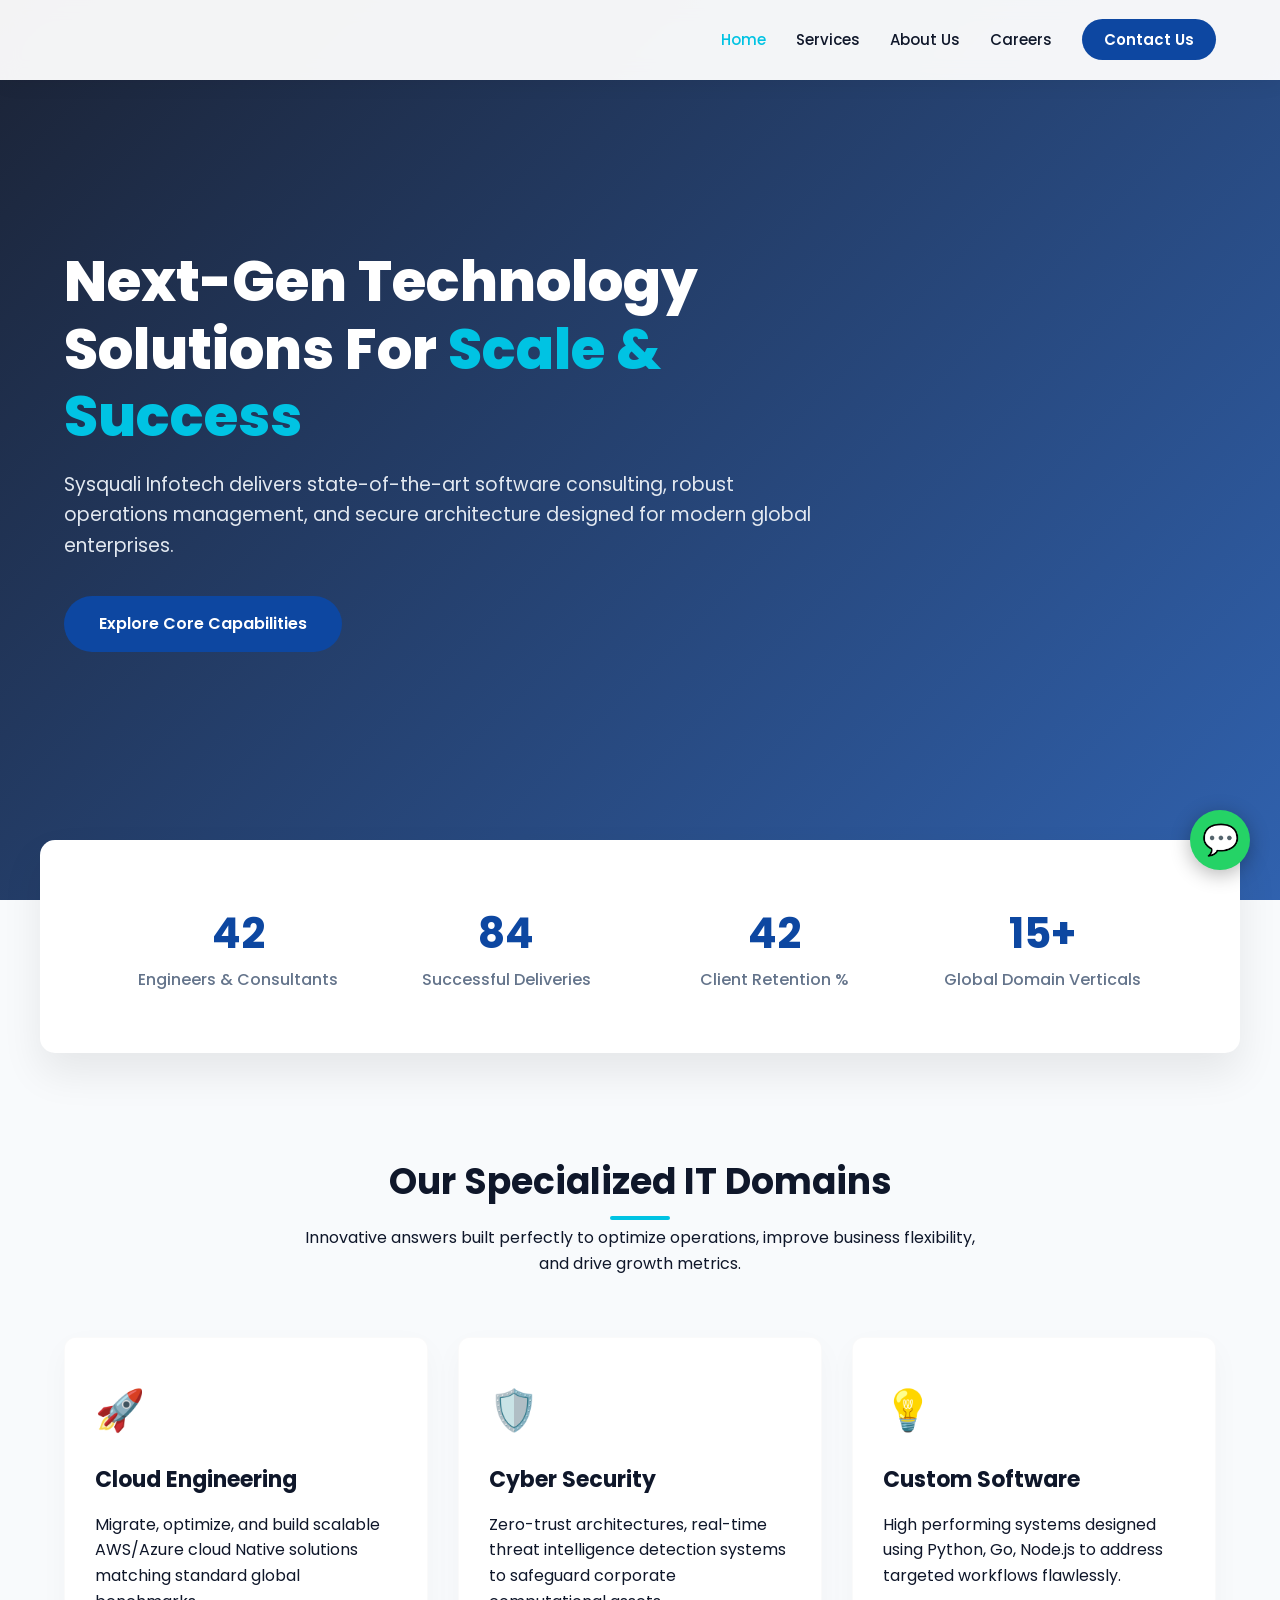
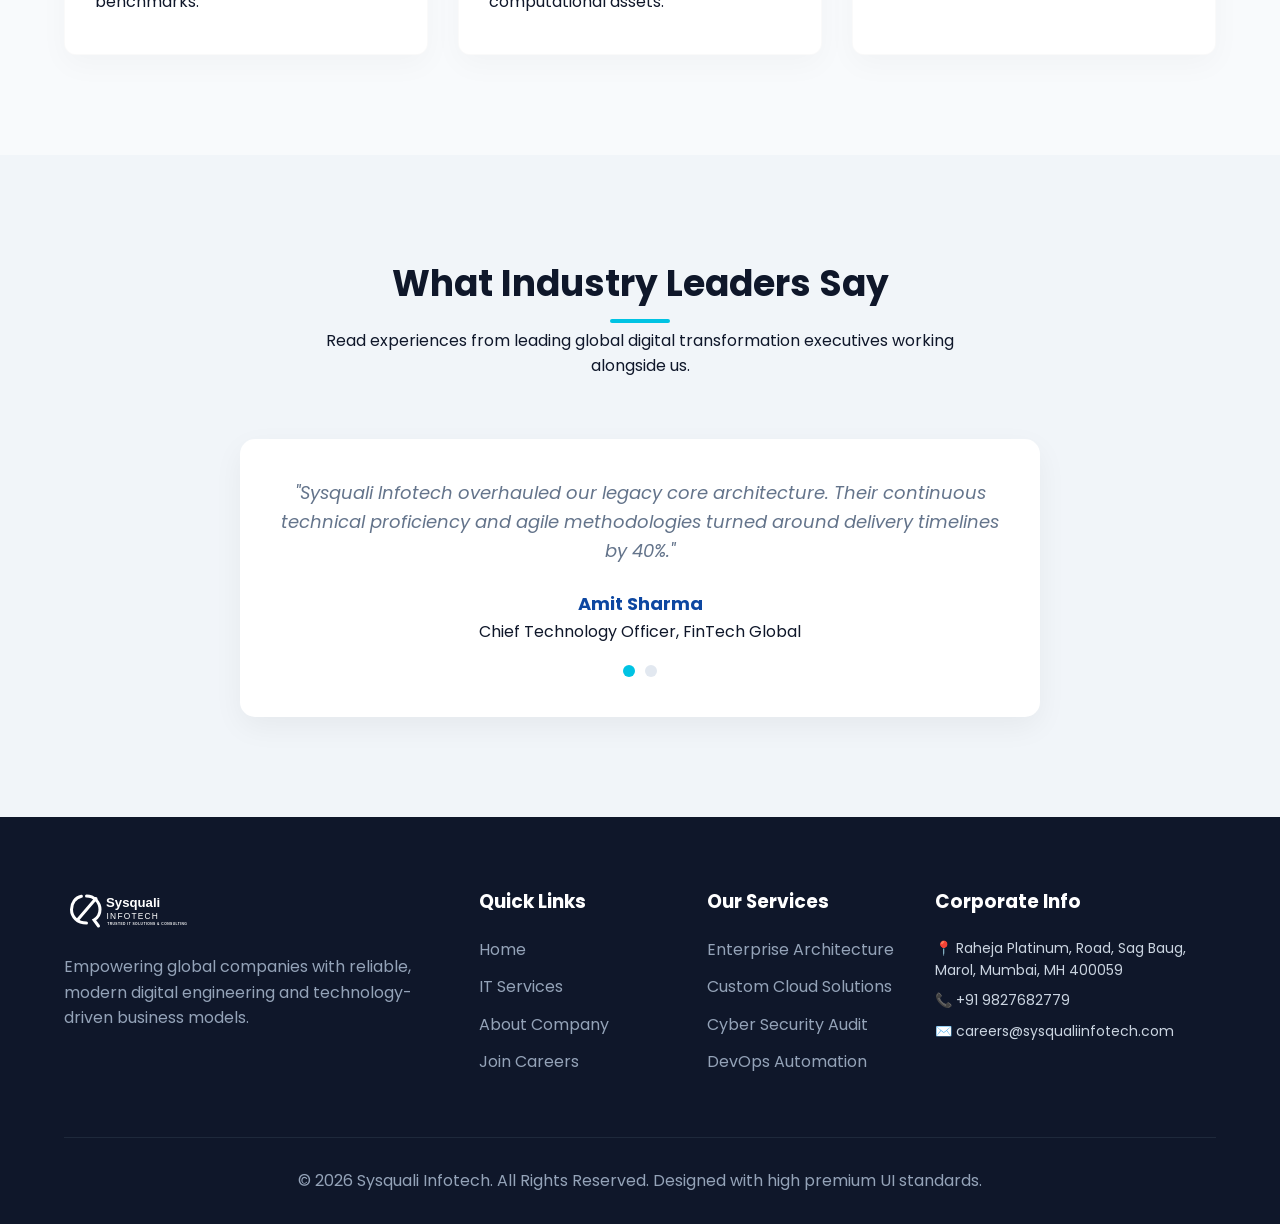
<file: index.html>
<!DOCTYPE html>
<html lang="en">
<head>
    <meta charset="UTF-8">
    <meta name="viewport" content="width=device-width, initial-scale=1.0">
    <title>Enterprise Architecture & Consulting | Sysquali Infotech - Premium IT Solutions & Consulting</title>
    <meta name="description" content="Sysquali Infotech delivers world-class Enterprise IT consulting, custom software architectures, managed cloud, and Cybersecurity infrastructure solutions.">
    <meta name="keywords" content="IT Consulting, Software Engineering, Enterprise Cloud, Cybersecurity, Sysquali Infotech, Mumbai IT solutions">
    <link rel="stylesheet" href="css/style.css">
    <link href="https://fonts.googleapis.com/css2?family=Poppins:wght@400;500;600;700;800&display=swap" rel="stylesheet">
    <!-- Font Awesome replacement icons utilizing SVGs/Unicode symbols -->
</head>
<body>

    <!-- Premium Navigation Bar -->
    <nav class="navbar">
        <div class="logo-container">
            <a href="index.html"><img src="assets/logo.svg" alt="Sysquali Infotech Logo"></a>
        </div>
        <div class="menu-toggle">
            <span></span>
            <span></span>
            <span></span>
        </div>
        <ul class="nav-links">
            <li><a href="index.html" class="active">Home</a></li>
            <li><a href="services.html" >Services</a></li>
            <li><a href="about.html" >About Us</a></li>
            <li><a href="careers.html" >Careers</a></li>
            <li><a href="contact.html"  class="btn-cta">Contact Us</a></li>
        </ul>
    </nav>

    
    <!-- Hero Banner Layout -->
    <header class="hero">
        <div class="hero-content">
            <h1 class="reveal">Next-Gen Technology Solutions For <span>Scale &amp; Success</span></h1>
            <p class="reveal" style="transition-delay: 0.2s;">Sysquali Infotech delivers state-of-the-art software consulting, robust operations management, and secure architecture designed for modern global enterprises.</p>
            <a href="services.html" class="btn-cta reveal" style="padding:15px 35px; font-size:16px; transition-delay:0.4s; text-decoration:none; display:inline-block;">Explore Core Capabilities</a>
        </div>
    </header>

    <!-- Interactive Counter Section Component -->
    <section class="counters-section">
        <div class="counter-item">
            <h2 class="counter-value" data-target="100">0</h2>
            <p>Engineers &amp; Consultants</p>
        </div>
        <div class="counter-item">
            <h2 class="counter-value" data-target="250">0</h2>
            <p>Successful Deliveries</p>
        </div>
        <div class="counter-item">
            <h2 class="counter-value" data-target="98">0</h2>
            <p>Client Retention %</p>
        </div>
        <div class="counter-item">
            <h2 class="counter-value" data-target="15">0</h2>
            <p>Global Domain Verticals</p>
        </div>
    </section>

    <!-- Services Overview Teaser -->
    <section class="section-padding">
        <div class="section-header reveal">
            <h2>Our Specialized IT Domains</h2>
            <p>Innovative answers built perfectly to optimize operations, improve business flexibility, and drive growth metrics.</p>
        </div>
        <div class="grid-3 reveal">
            <div class="card">
                <div class="card-icon">🚀</div>
                <h3>Cloud Engineering</h3>
                <p>Migrate, optimize, and build scalable AWS/Azure cloud Native solutions matching standard global benchmarks.</p>
            </div>
            <div class="card">
                <div class="card-icon">🛡️</div>
                <h3>Cyber Security</h3>
                <p>Zero-trust architectures, real-time threat intelligence detection systems to safeguard corporate computational assets.</p>
            </div>
            <div class="card">
                <div class="card-icon">💡</div>
                <h3>Custom Software</h3>
                <p>High performing systems designed using Python, Go, Node.js to address targeted workflows flawlessly.</p>
            </div>
        </div>
    </section>

    <!-- Premium Testimonial Carousel Element Container -->
    <section class="section-padding" style="background-color: #f1f5f9;">
        <div class="section-header reveal">
            <h2>What Industry Leaders Say</h2>
            <p>Read experiences from leading global digital transformation executives working alongside us.</p>
        </div>
        <div class="testimonials-container reveal">
            <div class="testimonial-slide active">
                <p class="testimonial-text">"Sysquali Infotech overhauled our legacy core architecture. Their continuous technical proficiency and agile methodologies turned around delivery timelines by 40%."</p>
                <div class="testimonial-author">
                    <h4>Amit Sharma</h4>
                    <p>Chief Technology Officer, FinTech Global</p>
                </div>
            </div>
            <div class="testimonial-slide">
                <p class="testimonial-text">"The dedicated engineering staff from Sysquali seamlessly blended into our infrastructure teams. Their zero-defect engineering commitment is highly commendable."</p>
                <div class="testimonial-author">
                    <h4>Sarah Jenkins</h4>
                    <p>VP Operations, Scale Retail Labs</p>
                </div>
            </div>
            <div class="carousel-dots">
                <div class="dot active"></div>
                <div class="dot"></div>
            </div>
        </div>
    </section>


    <!-- WhatsApp Floating Action Button Widget -->
    <a href="https://wa.me/919827682779?text=Hello%20Sysquali%20Infotech%2C%20I%20am%20interested%20in%20your%20IT%20services." class="whatsapp-float" target="_blank" aria-label="Chat via WhatsApp">
        💬
    </a>

    <!-- Footer System Layout -->
    <footer>
        <div class="footer-grid">
            <div class="footer-col">
                <img src="assets/logo.svg" alt="Sysquali Logo Light" style="height: 45px; filter: brightness(0) invert(1); margin-bottom:15px;">
                <p>Empowering global companies with reliable, modern digital engineering and technology-driven business models.</p>
            </div>
            <div class="footer-col">
                <h3>Quick Links</h3>
                <ul>
                    <li><a href="index.html">Home</a></li>
                    <li><a href="services.html">IT Services</a></li>
                    <li><a href="about.html">About Company</a></li>
                    <li><a href="careers.html">Join Careers</a></li>
                </ul>
            </div>
            <div class="footer-col">
                <h3>Our Services</h3>
                <ul>
                    <li><a href="services.html">Enterprise Architecture</a></li>
                    <li><a href="services.html">Custom Cloud Solutions</a></li>
                    <li><a href="services.html">Cyber Security Audit</a></li>
                    <li><a href="services.html">DevOps Automation</a></li>
                </ul>
            </div>
            <div class="footer-col">
                <h3>Corporate Info</h3>
                <p style="color:#cbd5e1; font-size:14px; margin-bottom:8px;">📍 Raheja Platinum, Road, Sag Baug, Marol, Mumbai, MH 400059</p>
                <p style="color:#cbd5e1; font-size:14px; margin-bottom:8px;">📞 +91 9827682779</p>
                <p style="color:#cbd5e1; font-size:14px;">✉️ careers@sysqualiinfotech.com</p>
            </div>
        </div>
        <div class="footer-bottom">
            <p>&copy; 2026 Sysquali Infotech. All Rights Reserved. Designed with high premium UI standards.</p>
        </div>
    </footer>

    <script src="js/main.js"></script>
</body>
</html>
</file>
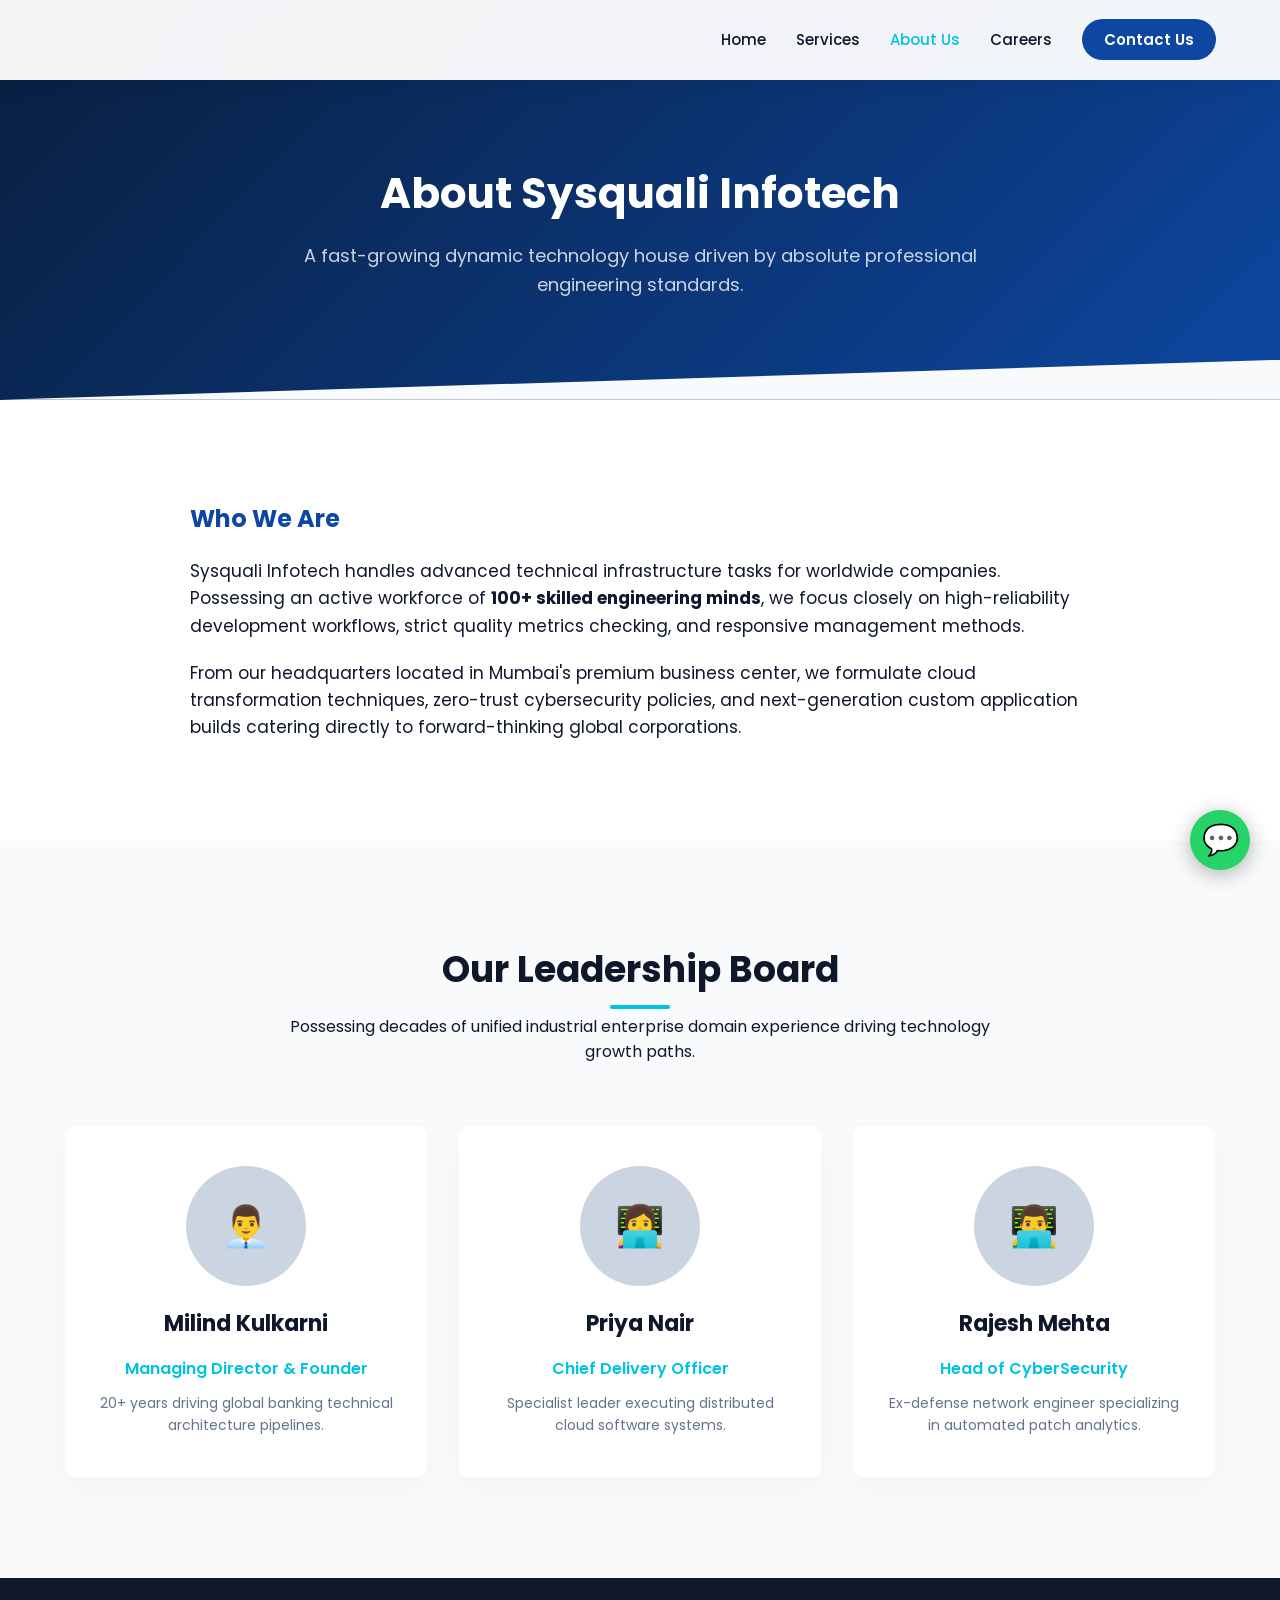
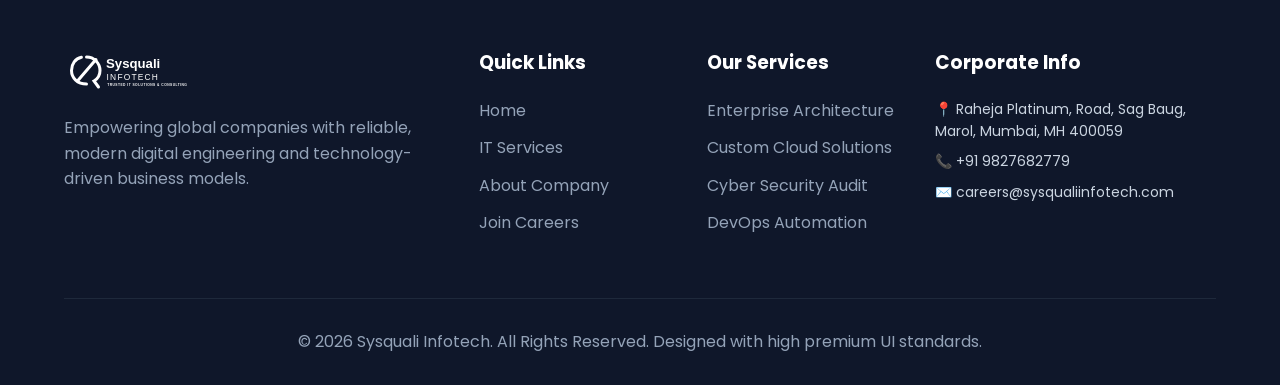
<file: about.html>
<!DOCTYPE html>
<html lang="en">
<head>
    <meta charset="UTF-8">
    <meta name="viewport" content="width=device-width, initial-scale=1.0">
    <title>About Corporate Leadership & Teams | Sysquali Infotech - Premium IT Solutions & Consulting</title>
    <meta name="description" content="Sysquali Infotech delivers world-class Enterprise IT consulting, custom software architectures, managed cloud, and Cybersecurity infrastructure solutions.">
    <meta name="keywords" content="IT Consulting, Software Engineering, Enterprise Cloud, Cybersecurity, Sysquali Infotech, Mumbai IT solutions">
    <link rel="stylesheet" href="css/style.css">
    <link href="https://fonts.googleapis.com/css2?family=Poppins:wght@400;500;600;700;800&display=swap" rel="stylesheet">
    <!-- Font Awesome replacement icons utilizing SVGs/Unicode symbols -->
</head>
<body>

    <!-- Premium Navigation Bar -->
    <nav class="navbar">
        <div class="logo-container">
            <a href="index.html"><img src="assets/logo.svg" alt="Sysquali Infotech Logo"></a>
        </div>
        <div class="menu-toggle">
            <span></span>
            <span></span>
            <span></span>
        </div>
        <ul class="nav-links">
            <li><a href="index.html" >Home</a></li>
            <li><a href="services.html" >Services</a></li>
            <li><a href="about.html" class="active">About Us</a></li>
            <li><a href="careers.html" >Careers</a></li>
            <li><a href="contact.html"  class="btn-cta">Contact Us</a></li>
        </ul>
    </nav>

    
    <header class="page-hero">
        <h1>About Sysquali Infotech</h1>
        <p>A fast-growing dynamic technology house driven by absolute professional engineering standards.</p>
    </header>

    <section class="section-padding" style="background:#fff;">
        <div style="max-width:900px; margin:0 auto;" class="reveal">
            <h2 style="margin-bottom:20px; color:var(--primary);">Who We Are</h2>
            <p style="font-size:17px; margin-bottom:20px;">Sysquali Infotech handles advanced technical infrastructure tasks for worldwide companies. Possessing an active workforce of <strong>100+ skilled engineering minds</strong>, we focus closely on high-reliability development workflows, strict quality metrics checking, and responsive management methods.</p>
            <p style="font-size:17px;">From our headquarters located in Mumbai's premium business center, we formulate cloud transformation techniques, zero-trust cybersecurity policies, and next-generation custom application builds catering directly to forward-thinking global corporations.</p>
        </div>
    </section>

    <!-- Team Layout Section Component -->
    <section class="section-padding">
        <div class="section-header reveal">
            <h2>Our Leadership Board</h2>
            <p>Possessing decades of unified industrial enterprise domain experience driving technology growth paths.</p>
        </div>
        <div class="grid-3 reveal">
            <div class="card" style="text-align:center;">
                <div style="width:120px; height:120px; background:#cbd5e1; border-radius:50%; margin:0 auto 20px; display:flex; align-items:center; justify-content:center; font-size:40px;">👨‍💼</div>
                <h3>Milind Kulkarni</h3>
                <p style="color:var(--accent); font-weight:600; margin-bottom:10px;">Managing Director &amp; Founder</p>
                <p style="font-size:14px; color:var(--gray);">20+ years driving global banking technical architecture pipelines.</p>
            </div>
            <div class="card" style="text-align:center;">
                <div style="width:120px; height:120px; background:#cbd5e1; border-radius:50%; margin:0 auto 20px; display:flex; align-items:center; justify-content:center; font-size:40px;">👩‍💻</div>
                <h3>Priya Nair</h3>
                <p style="color:var(--accent); font-weight:600; margin-bottom:10px;">Chief Delivery Officer</p>
                <p style="font-size:14px; color:var(--gray);">Specialist leader executing distributed cloud software systems.</p>
            </div>
            <div class="card" style="text-align:center;">
                <div style="width:120px; height:120px; background:#cbd5e1; border-radius:50%; margin:0 auto 20px; display:flex; align-items:center; justify-content:center; font-size:40px;">👨‍💻</div>
                <h3>Rajesh Mehta</h3>
                <p style="color:var(--accent); font-weight:600; margin-bottom:10px;">Head of CyberSecurity</p>
                <p style="font-size:14px; color:var(--gray);">Ex-defense network engineer specializing in automated patch analytics.</p>
            </div>
        </div>
    </section>


    <!-- WhatsApp Floating Action Button Widget -->
    <a href="https://wa.me/919827682779?text=Hello%20Sysquali%20Infotech%2C%20I%20am%20interested%20in%20your%20IT%20services." class="whatsapp-float" target="_blank" aria-label="Chat via WhatsApp">
        💬
    </a>

    <!-- Footer System Layout -->
    <footer>
        <div class="footer-grid">
            <div class="footer-col">
                <img src="assets/logo.svg" alt="Sysquali Logo Light" style="height: 45px; filter: brightness(0) invert(1); margin-bottom:15px;">
                <p>Empowering global companies with reliable, modern digital engineering and technology-driven business models.</p>
            </div>
            <div class="footer-col">
                <h3>Quick Links</h3>
                <ul>
                    <li><a href="index.html">Home</a></li>
                    <li><a href="services.html">IT Services</a></li>
                    <li><a href="about.html">About Company</a></li>
                    <li><a href="careers.html">Join Careers</a></li>
                </ul>
            </div>
            <div class="footer-col">
                <h3>Our Services</h3>
                <ul>
                    <li><a href="services.html">Enterprise Architecture</a></li>
                    <li><a href="services.html">Custom Cloud Solutions</a></li>
                    <li><a href="services.html">Cyber Security Audit</a></li>
                    <li><a href="services.html">DevOps Automation</a></li>
                </ul>
            </div>
            <div class="footer-col">
                <h3>Corporate Info</h3>
                <p style="color:#cbd5e1; font-size:14px; margin-bottom:8px;">📍 Raheja Platinum, Road, Sag Baug, Marol, Mumbai, MH 400059</p>
                <p style="color:#cbd5e1; font-size:14px; margin-bottom:8px;">📞 +91 9827682779</p>
                <p style="color:#cbd5e1; font-size:14px;">✉️ careers@sysqualiinfotech.com</p>
            </div>
        </div>
        <div class="footer-bottom">
            <p>&copy; 2026 Sysquali Infotech. All Rights Reserved. Designed with high premium UI standards.</p>
        </div>
    </footer>

    <script src="js/main.js"></script>
</body>
</html>
</file>
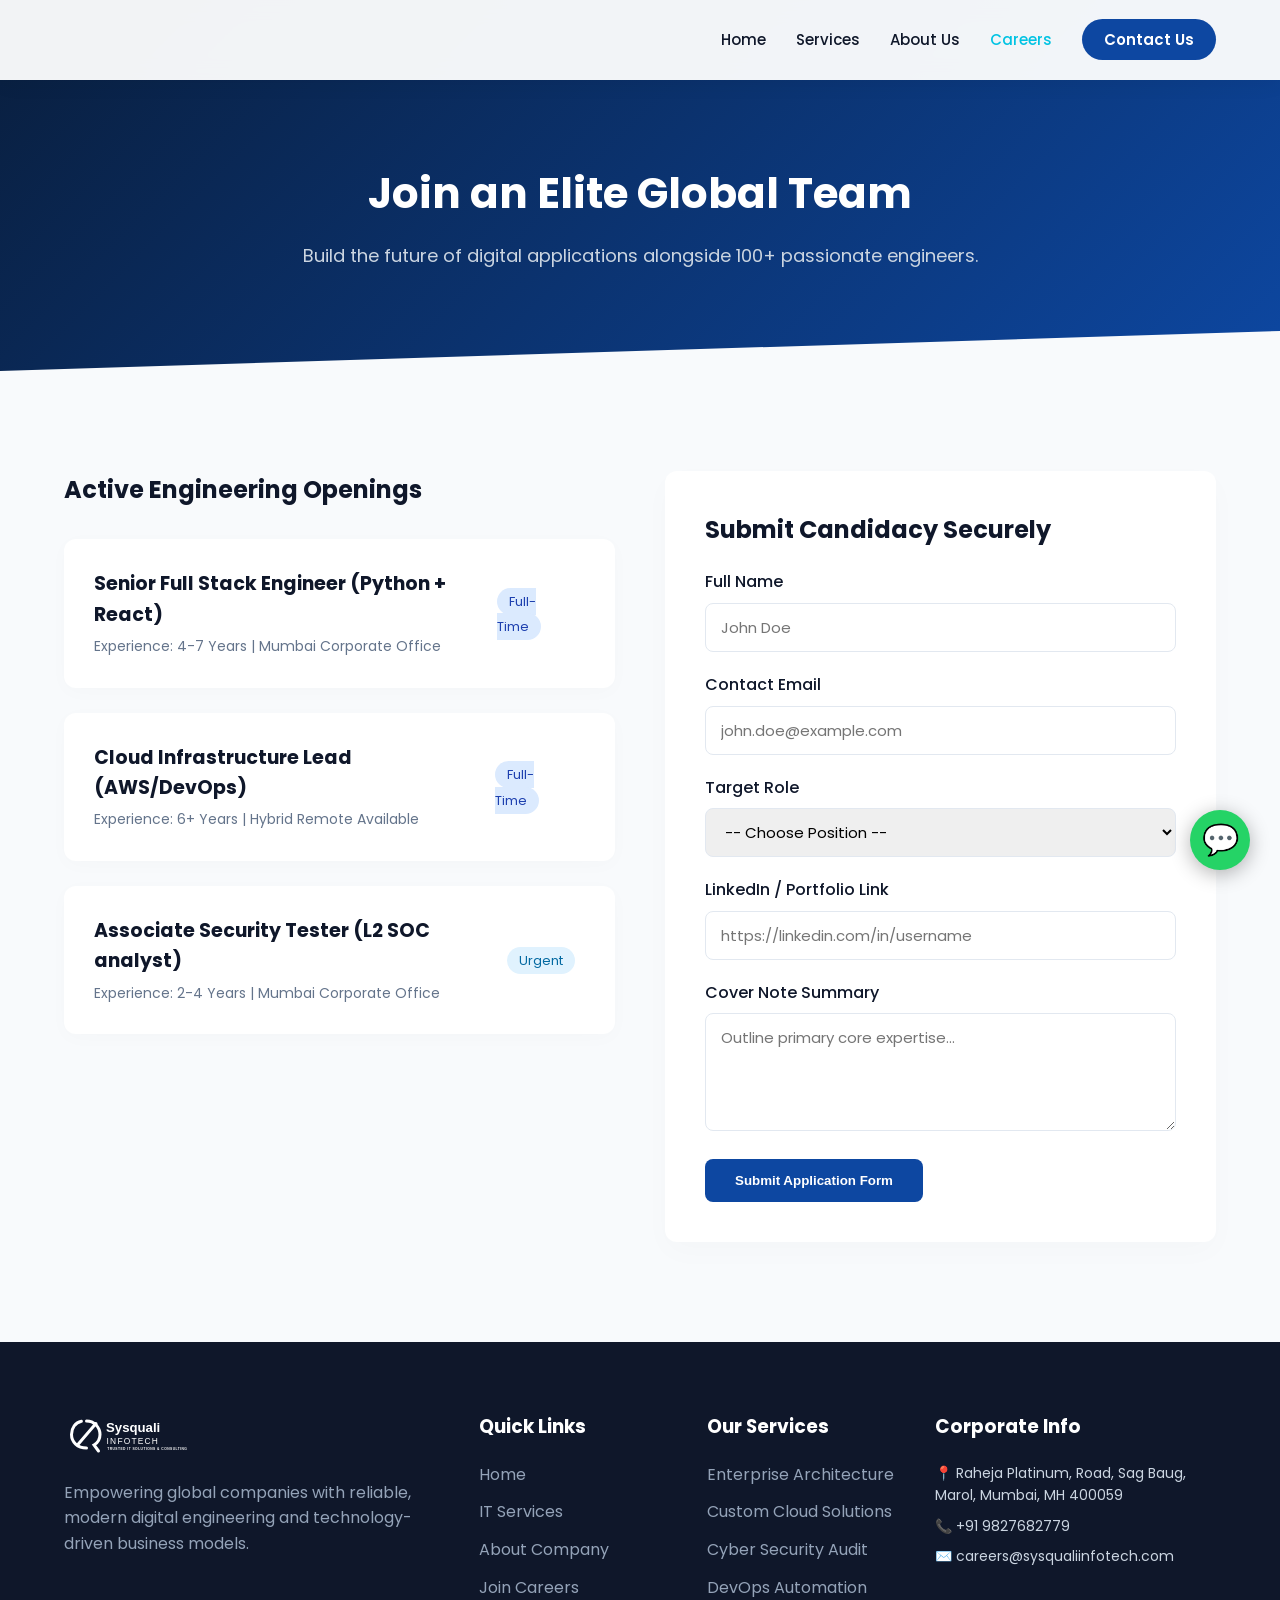
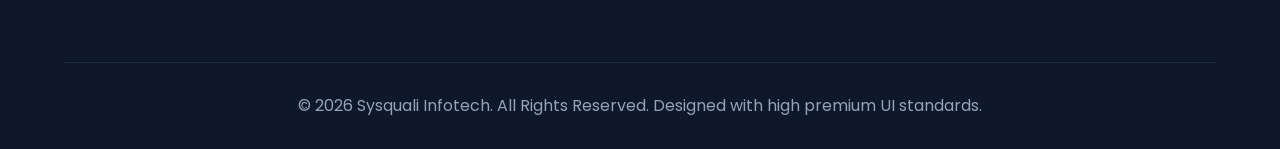
<file: careers.html>
<!DOCTYPE html>
<html lang="en">
<head>
    <meta charset="UTF-8">
    <meta name="viewport" content="width=device-width, initial-scale=1.0">
    <title>Join Careers Engineering Team | Sysquali Infotech - Premium IT Solutions & Consulting</title>
    <meta name="description" content="Sysquali Infotech delivers world-class Enterprise IT consulting, custom software architectures, managed cloud, and Cybersecurity infrastructure solutions.">
    <meta name="keywords" content="IT Consulting, Software Engineering, Enterprise Cloud, Cybersecurity, Sysquali Infotech, Mumbai IT solutions">
    <link rel="stylesheet" href="css/style.css">
    <link href="https://fonts.googleapis.com/css2?family=Poppins:wght@400;500;600;700;800&display=swap" rel="stylesheet">
    <!-- Font Awesome replacement icons utilizing SVGs/Unicode symbols -->
</head>
<body>

    <!-- Premium Navigation Bar -->
    <nav class="navbar">
        <div class="logo-container">
            <a href="index.html"><img src="assets/logo.svg" alt="Sysquali Infotech Logo"></a>
        </div>
        <div class="menu-toggle">
            <span></span>
            <span></span>
            <span></span>
        </div>
        <ul class="nav-links">
            <li><a href="index.html" >Home</a></li>
            <li><a href="services.html" >Services</a></li>
            <li><a href="about.html" >About Us</a></li>
            <li><a href="careers.html" class="active">Careers</a></li>
            <li><a href="contact.html"  class="btn-cta">Contact Us</a></li>
        </ul>
    </nav>

    
    <header class="page-hero">
        <h1>Join an Elite Global Team</h1>
        <p>Build the future of digital applications alongside 100+ passionate engineers.</p>
    </header>

    <section class="section-padding">
        <div class="contact-wrapper">
            <!-- Open Postings -->
            <div>
                <h2 style="margin-bottom:30px;">Active Engineering Openings</h2>
                
                <div class="job-card reveal">
                    <div>
                        <h3 style="font-size:19px;">Senior Full Stack Engineer (Python + React)</h3>
                        <p style="color:var(--gray); font-size:14px; margin-top:5px;">Experience: 4-7 Years | Mumbai Corporate Office</p>
                    </div>
                    <div class="job-meta"><span style="background:#dbeafe; color:#1e40af;">Full-Time</span></div>
                </div>

                <div class="job-card reveal">
                    <div>
                        <h3 style="font-size:19px;">Cloud Infrastructure Lead (AWS/DevOps)</h3>
                        <p style="color:var(--gray); font-size:14px; margin-top:5px;">Experience: 6+ Years | Hybrid Remote Available</p>
                    </div>
                    <div class="job-meta"><span style="background:#dbeafe; color:#1e40af;">Full-Time</span></div>
                </div>

                <div class="job-card reveal">
                    <div>
                        <h3 style="font-size:19px;">Associate Security Tester (L2 SOC analyst)</h3>
                        <p style="color:var(--gray); font-size:14px; margin-top:5px;">Experience: 2-4 Years | Mumbai Corporate Office</p>
                    </div>
                    <div class="job-meta"><span style="background:#e0f2fe; color:#0369a1;">Urgent</span></div>
                </div>
            </div>

            <!-- Application Form -->
            <div class="reveal" style="background:var(--white); padding:40px; border-radius:12px; box-shadow:0 10px 30px rgba(0,0,0,0.02);">
                <h2 style="margin-bottom:20px;">Submit Candidacy Securely</h2>
                <form id="careersForm">
                    <div class="form-group">
                        <label>Full Name</label>
                        <input type="text" class="form-control" required placeholder="John Doe">
                    </div>
                    <div class="form-group">
                        <label>Contact Email</label>
                        <input type="email" class="form-control" required placeholder="john.doe@example.com">
                    </div>
                    <div class="form-group">
                        <label>Target Role</label>
                        <select class="form-control" required>
                            <option value="">-- Choose Position --</option>
                            <option>Senior Full Stack Engineer</option>
                            <option>Cloud Infrastructure Lead</option>
                            <option>Associate Security Tester</option>
                        </select>
                    </div>
                    <div class="form-group">
                        <label>LinkedIn / Portfolio Link</label>
                        <input type="url" class="form-control" placeholder="https://linkedin.com/in/username">
                    </div>
                    <div class="form-group">
                        <label>Cover Note Summary</label>
                        <textarea class="form-control" rows="4" placeholder="Outline primary core expertise..."></textarea>
                    </div>
                    <button type="submit">Submit Application Form</button>
                </form>
            </div>
        </div>
    </section>


    <!-- WhatsApp Floating Action Button Widget -->
    <a href="https://wa.me/919827682779?text=Hello%20Sysquali%20Infotech%2C%20I%20am%20interested%20in%20your%20IT%20services." class="whatsapp-float" target="_blank" aria-label="Chat via WhatsApp">
        💬
    </a>

    <!-- Footer System Layout -->
    <footer>
        <div class="footer-grid">
            <div class="footer-col">
                <img src="assets/logo.svg" alt="Sysquali Logo Light" style="height: 45px; filter: brightness(0) invert(1); margin-bottom:15px;">
                <p>Empowering global companies with reliable, modern digital engineering and technology-driven business models.</p>
            </div>
            <div class="footer-col">
                <h3>Quick Links</h3>
                <ul>
                    <li><a href="index.html">Home</a></li>
                    <li><a href="services.html">IT Services</a></li>
                    <li><a href="about.html">About Company</a></li>
                    <li><a href="careers.html">Join Careers</a></li>
                </ul>
            </div>
            <div class="footer-col">
                <h3>Our Services</h3>
                <ul>
                    <li><a href="services.html">Enterprise Architecture</a></li>
                    <li><a href="services.html">Custom Cloud Solutions</a></li>
                    <li><a href="services.html">Cyber Security Audit</a></li>
                    <li><a href="services.html">DevOps Automation</a></li>
                </ul>
            </div>
            <div class="footer-col">
                <h3>Corporate Info</h3>
                <p style="color:#cbd5e1; font-size:14px; margin-bottom:8px;">📍 Raheja Platinum, Road, Sag Baug, Marol, Mumbai, MH 400059</p>
                <p style="color:#cbd5e1; font-size:14px; margin-bottom:8px;">📞 +91 9827682779</p>
                <p style="color:#cbd5e1; font-size:14px;">✉️ careers@sysqualiinfotech.com</p>
            </div>
        </div>
        <div class="footer-bottom">
            <p>&copy; 2026 Sysquali Infotech. All Rights Reserved. Designed with high premium UI standards.</p>
        </div>
    </footer>

    <script src="js/main.js"></script>
</body>
</html>
</file>
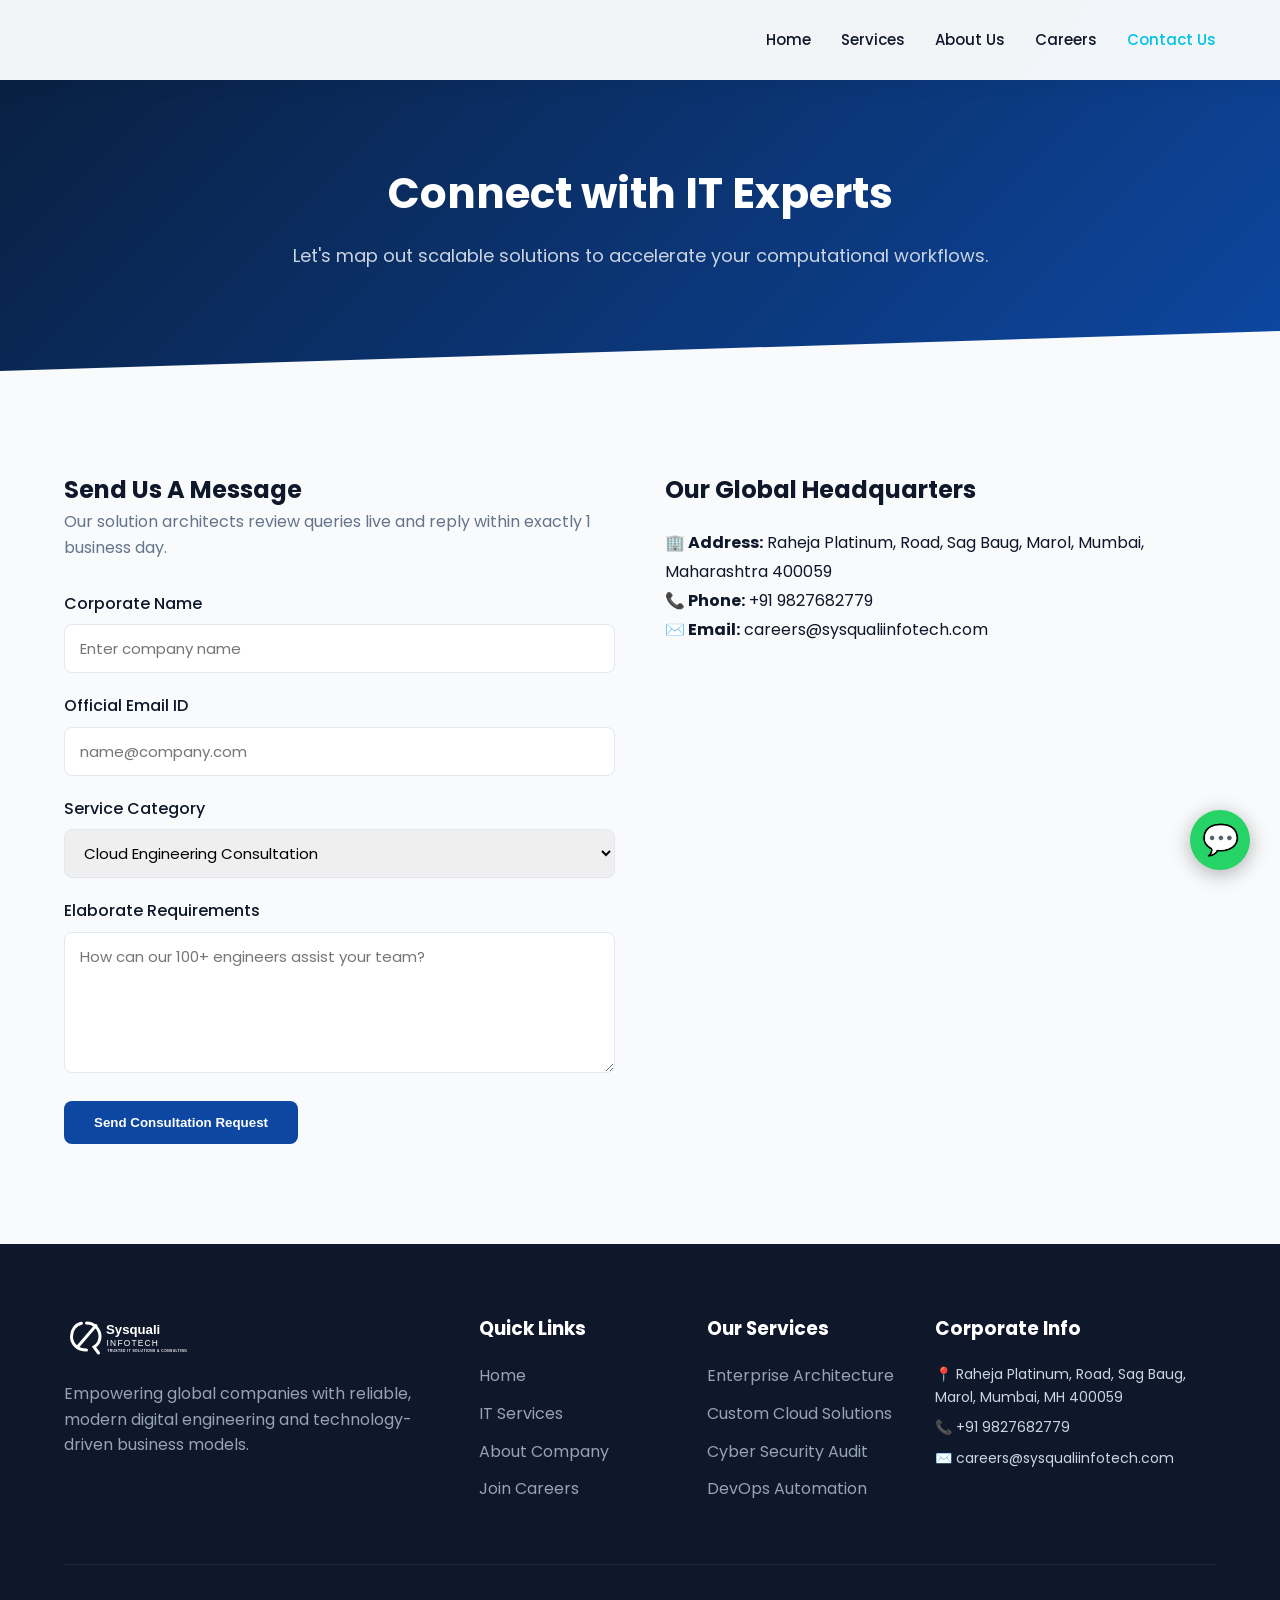
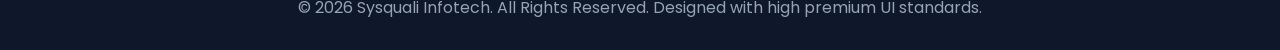
<file: contact.html>
<!DOCTYPE html>
<html lang="en">
<head>
    <meta charset="UTF-8">
    <meta name="viewport" content="width=device-width, initial-scale=1.0">
    <title>Contact Technical Solution Teams | Sysquali Infotech - Premium IT Solutions & Consulting</title>
    <meta name="description" content="Sysquali Infotech delivers world-class Enterprise IT consulting, custom software architectures, managed cloud, and Cybersecurity infrastructure solutions.">
    <meta name="keywords" content="IT Consulting, Software Engineering, Enterprise Cloud, Cybersecurity, Sysquali Infotech, Mumbai IT solutions">
    <link rel="stylesheet" href="css/style.css">
    <link href="https://fonts.googleapis.com/css2?family=Poppins:wght@400;500;600;700;800&display=swap" rel="stylesheet">
    <!-- Font Awesome replacement icons utilizing SVGs/Unicode symbols -->
</head>
<body>

    <!-- Premium Navigation Bar -->
    <nav class="navbar">
        <div class="logo-container">
            <a href="index.html"><img src="assets/logo.svg" alt="Sysquali Infotech Logo"></a>
        </div>
        <div class="menu-toggle">
            <span></span>
            <span></span>
            <span></span>
        </div>
        <ul class="nav-links">
            <li><a href="index.html" >Home</a></li>
            <li><a href="services.html" >Services</a></li>
            <li><a href="about.html" >About Us</a></li>
            <li><a href="careers.html" >Careers</a></li>
            <li><a href="contact.html" class="active" class="btn-cta">Contact Us</a></li>
        </ul>
    </nav>

    
    <header class="page-hero">
        <h1>Connect with IT Experts</h1>
        <p>Let's map out scalable solutions to accelerate your computational workflows.</p>
    </header>

    <section class="section-padding">
        <div class="contact-wrapper">
            <!-- Contact info and Form -->
            <div class="reveal">
                <h2>Send Us A Message</h2>
                <p style="color:var(--gray); margin-bottom:30px;">Our solution architects review queries live and reply within exactly 1 business day.</p>
                
                <form id="contactForm">
                    <div class="form-group">
                        <label>Corporate Name</label>
                        <input type="text" class="form-control" required placeholder="Enter company name">
                    </div>
                    <div class="form-group">
                        <label>Official Email ID</label>
                        <input type="email" class="form-control" required placeholder="name@company.com">
                    </div>
                    <div class="form-group">
                        <label>Service Category</label>
                        <select class="form-control" required>
                            <option>Cloud Engineering Consultation</option>
                            <option>Cyber Security Assessment</option>
                            <option>Custom Software Project</option>
                            <option>Other Advisory Requirement</option>
                        </select>
                    </div>
                    <div class="form-group">
                        <label>Elaborate Requirements</label>
                        <textarea class="form-control" rows="5" required placeholder="How can our 100+ engineers assist your team?"></textarea>
                    </div>
                    <button type="submit">Send Consultation Request</button>
                </form>
            </div>

            <!-- Corporate Address Coordinates & Embedded Live Maps -->
            <div class="reveal" style="transition-delay:0.2s;">
                <h2>Our Global Headquarters</h2>
                <div style="margin-top:20px; line-height:1.8;">
                    <p><strong>🏢 Address:</strong> Raheja Platinum, Road, Sag Baug, Marol, Mumbai, Maharashtra 400059</p>
                    <p><strong>📞 Phone:</strong> +91 9827682779</p>
                    <p><strong>✉️ Email:</strong> careers@sysqualiinfotech.com</p>
                </div>
                
                <!-- Premium High Quality Embedded Map -->
                <div class="map-container">
                    <iframe src="https://www.google.com/maps/embed?pb=!11m18!1m12!1m3!1d3770.0031853565576!2d72.87979317582846!3d19.107519951336423!2m3!1f0!2f0!3f0!3m2!1i1024!2i768!4f13.1!3m3!1m2!1s0x3be7c80cb1355555%3A0x29ef19ec6da83f3e!2sRaheja%20Platinum!5e0!3m2!1sen!2sin!4v1718100000000!5m2!1sen!2sin" 
                        width="100%" height="100%" style="border:0;" allowfullscreen="" loading="lazy" referrerpolicy="no-referrer-when-downgrade">
                    </iframe>
                </div>
            </div>
        </div>
    </section>


    <!-- WhatsApp Floating Action Button Widget -->
    <a href="https://wa.me/919827682779?text=Hello%20Sysquali%20Infotech%2C%20I%20am%20interested%20in%20your%20IT%20services." class="whatsapp-float" target="_blank" aria-label="Chat via WhatsApp">
        💬
    </a>

    <!-- Footer System Layout -->
    <footer>
        <div class="footer-grid">
            <div class="footer-col">
                <img src="assets/logo.svg" alt="Sysquali Logo Light" style="height: 45px; filter: brightness(0) invert(1); margin-bottom:15px;">
                <p>Empowering global companies with reliable, modern digital engineering and technology-driven business models.</p>
            </div>
            <div class="footer-col">
                <h3>Quick Links</h3>
                <ul>
                    <li><a href="index.html">Home</a></li>
                    <li><a href="services.html">IT Services</a></li>
                    <li><a href="about.html">About Company</a></li>
                    <li><a href="careers.html">Join Careers</a></li>
                </ul>
            </div>
            <div class="footer-col">
                <h3>Our Services</h3>
                <ul>
                    <li><a href="services.html">Enterprise Architecture</a></li>
                    <li><a href="services.html">Custom Cloud Solutions</a></li>
                    <li><a href="services.html">Cyber Security Audit</a></li>
                    <li><a href="services.html">DevOps Automation</a></li>
                </ul>
            </div>
            <div class="footer-col">
                <h3>Corporate Info</h3>
                <p style="color:#cbd5e1; font-size:14px; margin-bottom:8px;">📍 Raheja Platinum, Road, Sag Baug, Marol, Mumbai, MH 400059</p>
                <p style="color:#cbd5e1; font-size:14px; margin-bottom:8px;">📞 +91 9827682779</p>
                <p style="color:#cbd5e1; font-size:14px;">✉️ careers@sysqualiinfotech.com</p>
            </div>
        </div>
        <div class="footer-bottom">
            <p>&copy; 2026 Sysquali Infotech. All Rights Reserved. Designed with high premium UI standards.</p>
        </div>
    </footer>

    <script src="js/main.js"></script>
</body>
</html>
</file>
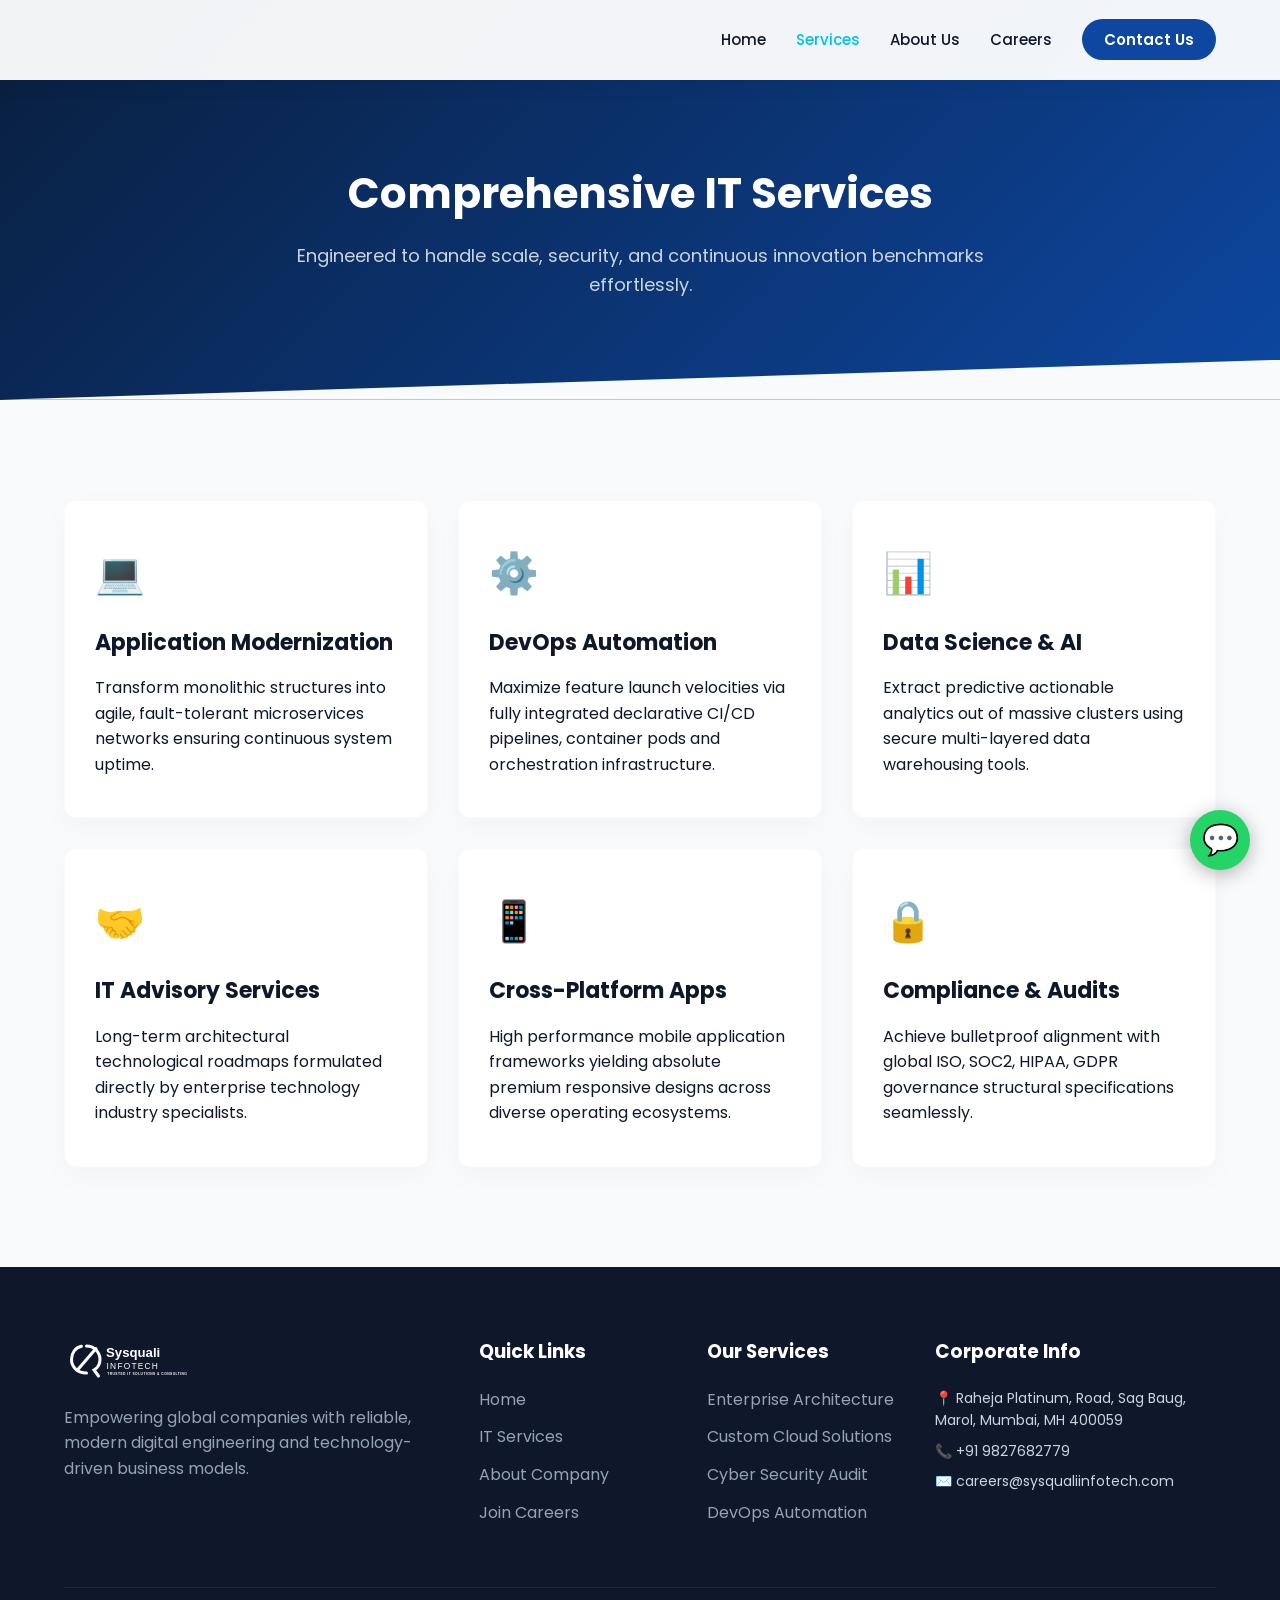
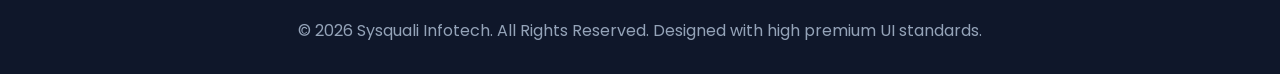
<file: services.html>
<!DOCTYPE html>
<html lang="en">
<head>
    <meta charset="UTF-8">
    <meta name="viewport" content="width=device-width, initial-scale=1.0">
    <title>Premium IT Services Portfolio | Sysquali Infotech - Premium IT Solutions & Consulting</title>
    <meta name="description" content="Sysquali Infotech delivers world-class Enterprise IT consulting, custom software architectures, managed cloud, and Cybersecurity infrastructure solutions.">
    <meta name="keywords" content="IT Consulting, Software Engineering, Enterprise Cloud, Cybersecurity, Sysquali Infotech, Mumbai IT solutions">
    <link rel="stylesheet" href="css/style.css">
    <link href="https://fonts.googleapis.com/css2?family=Poppins:wght@400;500;600;700;800&display=swap" rel="stylesheet">
    <!-- Font Awesome replacement icons utilizing SVGs/Unicode symbols -->
</head>
<body>

    <!-- Premium Navigation Bar -->
    <nav class="navbar">
        <div class="logo-container">
            <a href="index.html"><img src="assets/logo.svg" alt="Sysquali Infotech Logo"></a>
        </div>
        <div class="menu-toggle">
            <span></span>
            <span></span>
            <span></span>
        </div>
        <ul class="nav-links">
            <li><a href="index.html" >Home</a></li>
            <li><a href="services.html" class="active">Services</a></li>
            <li><a href="about.html" >About Us</a></li>
            <li><a href="careers.html" >Careers</a></li>
            <li><a href="contact.html"  class="btn-cta">Contact Us</a></li>
        </ul>
    </nav>

    
    <header class="page-hero">
        <h1>Comprehensive IT Services</h1>
        <p>Engineered to handle scale, security, and continuous innovation benchmarks effortlessly.</p>
    </header>

    <section class="section-padding">
        <div class="grid-3">
            <div class="card reveal">
                <div class="card-icon">💻</div>
                <h3>Application Modernization</h3>
                <p>Transform monolithic structures into agile, fault-tolerant microservices networks ensuring continuous system uptime.</p>
            </div>
            <div class="card reveal" style="transition-delay:0.1s;">
                <div class="card-icon">⚙️</div>
                <h3>DevOps Automation</h3>
                <p>Maximize feature launch velocities via fully integrated declarative CI/CD pipelines, container pods and orchestration infrastructure.</p>
            </div>
            <div class="card reveal" style="transition-delay:0.2s;">
                <div class="card-icon">📊</div>
                <h3>Data Science &amp; AI</h3>
                <p>Extract predictive actionable analytics out of massive clusters using secure multi-layered data warehousing tools.</p>
            </div>
            <div class="card reveal">
                <div class="card-icon">🤝</div>
                <h3>IT Advisory Services</h3>
                <p>Long-term architectural technological roadmaps formulated directly by enterprise technology industry specialists.</p>
            </div>
            <div class="card reveal" style="transition-delay:0.1s;">
                <div class="card-icon">📱</div>
                <h3>Cross-Platform Apps</h3>
                <p>High performance mobile application frameworks yielding absolute premium responsive designs across diverse operating ecosystems.</p>
            </div>
            <div class="card reveal" style="transition-delay:0.2s;">
                <div class="card-icon">🔒</div>
                <h3>Compliance &amp; Audits</h3>
                <p>Achieve bulletproof alignment with global ISO, SOC2, HIPAA, GDPR governance structural specifications seamlessly.</p>
            </div>
        </div>
    </section>


    <!-- WhatsApp Floating Action Button Widget -->
    <a href="https://wa.me/919827682779?text=Hello%20Sysquali%20Infotech%2C%20I%20am%20interested%20in%20your%20IT%20services." class="whatsapp-float" target="_blank" aria-label="Chat via WhatsApp">
        💬
    </a>

    <!-- Footer System Layout -->
    <footer>
        <div class="footer-grid">
            <div class="footer-col">
                <img src="assets/logo.svg" alt="Sysquali Logo Light" style="height: 45px; filter: brightness(0) invert(1); margin-bottom:15px;">
                <p>Empowering global companies with reliable, modern digital engineering and technology-driven business models.</p>
            </div>
            <div class="footer-col">
                <h3>Quick Links</h3>
                <ul>
                    <li><a href="index.html">Home</a></li>
                    <li><a href="services.html">IT Services</a></li>
                    <li><a href="about.html">About Company</a></li>
                    <li><a href="careers.html">Join Careers</a></li>
                </ul>
            </div>
            <div class="footer-col">
                <h3>Our Services</h3>
                <ul>
                    <li><a href="services.html">Enterprise Architecture</a></li>
                    <li><a href="services.html">Custom Cloud Solutions</a></li>
                    <li><a href="services.html">Cyber Security Audit</a></li>
                    <li><a href="services.html">DevOps Automation</a></li>
                </ul>
            </div>
            <div class="footer-col">
                <h3>Corporate Info</h3>
                <p style="color:#cbd5e1; font-size:14px; margin-bottom:8px;">📍 Raheja Platinum, Road, Sag Baug, Marol, Mumbai, MH 400059</p>
                <p style="color:#cbd5e1; font-size:14px; margin-bottom:8px;">📞 +91 9827682779</p>
                <p style="color:#cbd5e1; font-size:14px;">✉️ careers@sysqualiinfotech.com</p>
            </div>
        </div>
        <div class="footer-bottom">
            <p>&copy; 2026 Sysquali Infotech. All Rights Reserved. Designed with high premium UI standards.</p>
        </div>
    </footer>

    <script src="js/main.js"></script>
</body>
</html>
</file>
<file: css/style.css>
/* Sysquali Infotech Premium Premium Stylesheet */
:root {
    --primary: #0d47a1;
    --primary-light: #1565c0;
    --accent: #00c3e3;
    --accent-hover: #00acc1;
    --dark: #0f172a;
    --light: #f8fafc;
    --gray: #64748b;
    --gray-light: #e2e8f0;
    --white: #ffffff;
    --font-main: 'Poppins', -apple-system, BlinkMacSystemFont, "Segoe UI", Roboto, sans-serif;
}

* {
    box-sizing: border-box;
    margin: 0;
    padding: 0;
}

body {
    font-family: var(--font-main);
    background-color: var(--light);
    color: var(--dark);
    line-height: 1.6;
    overflow-x: hidden;
}

/* Navbar */
.navbar {
    position: fixed;
    top: 0;
    left: 0;
    width: 100%;
    background: rgba(255, 255, 255, 0.95);
    backdrop-filter: blur(10px);
    box-shadow: 0 4px 20px rgba(0,0,0,0.05);
    z-index: 1000;
    padding: 15px 5%;
    display: flex;
    justify-content: space-between;
    align-items: center;
    transition: all 0.3s ease;
}

.navbar.scrolled {
    padding: 10px 5%;
    background: #ffffff;
}

.logo-container {
    height: 50px;
    display: flex;
    align-items: center;
}

.logo-container img {
    height: 100%;
}

.nav-links {
    display: flex;
    list-style: none;
    gap: 30px;
    align-items: center;
}

.nav-links a {
    text-decoration: none;
    color: var(--dark);
    font-weight: 500;
    font-size: 15px;
    transition: color 0.3s;
}

.nav-links a:hover, .nav-links a.active {
    color: var(--accent);
}

.btn-cta {
    background: var(--primary);
    color: var(--white) !important;
    padding: 10px 22px;
    border-radius: 30px;
    font-weight: 600 !important;
    transition: transform 0.3s, background 0.3s;
}

.btn-cta:hover {
    background: var(--accent-hover);
    transform: translateY(-2px);
}

/* Hamburger menu */
.menu-toggle {
    display: none;
    flex-direction: column;
    gap: 5px;
    cursor: pointer;
}

.menu-toggle span {
    width: 25px;
    height: 3px;
    background: var(--dark);
    border-radius: 3px;
    transition: 0.3s;
}

/* Animations Trigger Classes */
.reveal {
    opacity: 0;
    transform: translateY(40px);
    transition: all 0.8s cubic-bezier(0.25, 0.46, 0.45, 0.94);
}

.reveal.active {
    opacity: 1;
    transform: translateY(0);
}

/* Pages Global Hero Section */
.page-hero {
    background: linear-gradient(135deg, #091e3d 0%, #0d47a1 100%);
    color: var(--white);
    padding: 160px 5% 100px;
    text-align: center;
    position: relative;
    overflow: hidden;
}

.page-hero::after {
    content: '';
    position: absolute;
    bottom: 0;
    left: 0;
    width: 100%;
    height: 40px;
    background: var(--light);
    clip-path: polygon(0 100%, 100% 100%, 100% 0);
}

.page-hero h1 {
    font-size: 42px;
    font-weight: 700;
    margin-bottom: 15px;
}

.page-hero p {
    font-size: 18px;
    max-width: 700px;
    margin: 0 auto;
    color: #cbd5e1;
}

/* Home Page specific styling */
.hero {
    height: 100vh;
    background: linear-gradient(135deg, rgba(15,23,42,0.95) 0%, rgba(13,71,161,0.85) 100%), url('https://images.unsplash.com/photo-1451187580459-43490279c0fa?auto=format&fit=crop&w=1920&q=80') no-repeat center center/cover;
    display: flex;
    align-items: center;
    padding: 0 5%;
    color: var(--white);
    position: relative;
}

.hero-content {
    max-width: 750px;
}

.hero h1 {
    font-size: 56px;
    line-height: 1.2;
    margin-bottom: 20px;
    font-weight: 800;
}

.hero h1 span {
    color: var(--accent);
}

.hero p {
    font-size: 19px;
    margin-bottom: 35px;
    color: #e2e8f0;
}

/* Interactive Counters */
.counters-section {
    background: var(--white);
    padding: 60px 5%;
    margin-top: -60px;
    position: relative;
    z-index: 10;
    border-radius: 15px;
    box-shadow: 0 20px 40px rgba(0,0,0,0.08);
    max-width: 1200px;
    margin-left: auto;
    margin-right: auto;
    display: grid;
    grid-template-columns: repeat(4, 1fr);
    text-align: center;
}

.counter-item h2 {
    font-size: 42px;
    color: var(--primary);
    font-weight: 700;
}

.counter-item p {
    color: var(--gray);
    font-weight: 500;
}

/* Section Common Container */
.section-padding {
    padding: 100px 5%;
}

.section-header {
    text-align: center;
    max-width: 700px;
    margin: 0 auto 60px;
}

.section-header h2 {
    font-size: 36px;
    color: var(--dark);
    margin-bottom: 15px;
    position: relative;
    display: inline-block;
}

.section-header h2::after {
    content: '';
    width: 60px;
    height: 4px;
    background: var(--accent);
    position: absolute;
    bottom: -10px;
    left: 50%;
    transform: translateX(-50%);
    border-radius: 2px;
}

/* Service Cards / Core Features Grid */
.grid-3 {
    display: grid;
    grid-template-columns: repeat(3, 1fr);
    gap: 30px;
}

.card {
    background: var(--white);
    padding: 40px 30px;
    border-radius: 12px;
    box-shadow: 0 10px 30px rgba(0,0,0,0.03);
    border: 1px solid rgba(0,0,0,0.02);
    transition: all 0.3s ease;
    text-decoration: none;
    color: inherit;
}

.card:hover {
    transform: translateY(-10px);
    box-shadow: 0 20px 40px rgba(13,71,161,0.1);
    border-color: rgba(0, 195, 227, 0.3);
}

.card-icon {
    font-size: 40px;
    color: var(--accent);
    margin-bottom: 20px;
}

.card h3 {
    margin-bottom: 15px;
    font-size: 22px;
    color: var(--dark);
}

/* Testimonials Carousel */
.testimonials-container {
    max-width: 800px;
    margin: 0 auto;
    position: relative;
    overflow: hidden;
    background: var(--white);
    padding: 40px;
    border-radius: 15px;
    box-shadow: 0 10px 30px rgba(0,0,0,0.05);
}

.testimonial-slide {
    display: none;
    text-align: center;
    animation: fadeIn 0.5s ease-in-out;
}

.testimonial-slide.active {
    display: block;
}

.testimonial-text {
    font-size: 18px;
    font-style: italic;
    color: var(--gray);
    margin-bottom: 25px;
}

.testimonial-author h4 {
    color: var(--primary);
    font-size: 18px;
}

.carousel-dots {
    display: flex;
    justify-content: center;
    gap: 10px;
    margin-top: 20px;
}

.dot {
    width: 12px;
    height: 12px;
    background: var(--gray-light);
    border-radius: 50%;
    cursor: pointer;
}

.dot.active {
    background: var(--accent);
}

/* Contact & Forms style */
.contact-wrapper {
    display: grid;
    grid-template-columns: 1fr 1fr;
    gap: 50px;
    max-width: 1200px;
    margin: 0 auto;
}

.form-group {
    margin-bottom: 20px;
}

.form-group label {
    display: block;
    margin-bottom: 8px;
    font-weight: 500;
}

.form-control {
    width: 100%;
    padding: 12px 15px;
    border: 1px solid var(--gray-light);
    border-radius: 8px;
    font-family: var(--font-main);
    font-size: 15px;
    transition: border-color 0.3s;
}

.form-control:focus {
    outline: none;
    border-color: var(--accent);
}

button[type="submit"] {
    background: var(--primary);
    color: var(--white);
    border: none;
    padding: 14px 30px;
    border-radius: 8px;
    font-weight: 600;
    cursor: pointer;
    transition: background 0.3s;
}

button[type="submit"]:hover {
    background: var(--accent-hover);
}

.map-container {
    width: 100%;
    height: 350px;
    border-radius: 12px;
    overflow: hidden;
    margin-top: 30px;
}

/* Careers Page Layout */
.job-card {
    background: var(--white);
    padding: 30px;
    border-radius: 12px;
    margin-bottom: 25px;
    box-shadow: 0 4px 20px rgba(0,0,0,0.02);
    display: flex;
    justify-content: space-between;
    align-items: center;
}

.job-meta span {
    background: var(--gray-light);
    padding: 4px 12px;
    border-radius: 20px;
    font-size: 13px;
    margin-right: 10px;
}

/* Footer style */
footer {
    background: var(--dark);
    color: #94a3b8;
    padding: 70px 5% 30px;
}

.footer-grid {
    display: grid;
    grid-template-columns: 2fr 1fr 1fr 1.5fr;
    gap: 40px;
    max-width: 1200px;
    margin: 0 auto 50px;
}

.footer-col h3 {
    color: var(--white);
    margin-bottom: 20px;
}

.footer-col ul {
    list-style: none;
}

.footer-col ul li {
    margin-bottom: 12px;
}

.footer-col ul li a {
    color: #94a3b8;
    text-decoration: none;
    transition: color 0.3s;
}

.footer-col ul li a:hover {
    color: var(--accent);
}

.footer-bottom {
    text-align: center;
    border-top: 1px solid #1e293b;
    padding-top: 30px;
}

/* Floating Widgets */
.whatsapp-float {
    position: fixed;
    bottom: 30px;
    right: 30px;
    background-color: #25d366;
    color: white;
    border-radius: 50%;
    width: 60px;
    height: 60px;
    display: flex;
    align-items: center;
    justify-content: center;
    box-shadow: 0 4px 20px rgba(0,0,0,0.3);
    z-index: 100;
    text-decoration: none;
    font-size: 30px;
    transition: transform 0.3s;
}

.whatsapp-float:hover {
    transform: scale(1.1);
}

/* Mobile responsive adjustments */
@media(max-width: 992px) {
    .grid-3 { grid-template-columns: repeat(2, 1fr); }
    .footer-grid { grid-template-columns: repeat(2, 1fr); }
    .counters-section { grid-template-columns: repeat(2, 1fr); gap: 20px; }
}

@media(max-width: 768px) {
    .grid-3, .footer-grid, .contact-wrapper { grid-template-columns: 1fr; }
    .counters-section { grid-template-columns: 1fr; }
    .nav-links {
        display: none;
        position: absolute;
        top: 100%;
        left: 0;
        width: 100%;
        background: var(--white);
        flex-direction: column;
        padding: 20px;
        box-shadow: 0 10px 20px rgba(0,0,0,0.1);
    }
    .nav-links.active { display: flex; }
    .menu-toggle { display: flex; }
    .hero h1 { font-size: 38px; }
}

@keyframes fadeIn {
    from { opacity: 0; }
    to { opacity: 1; }
}
</file>
